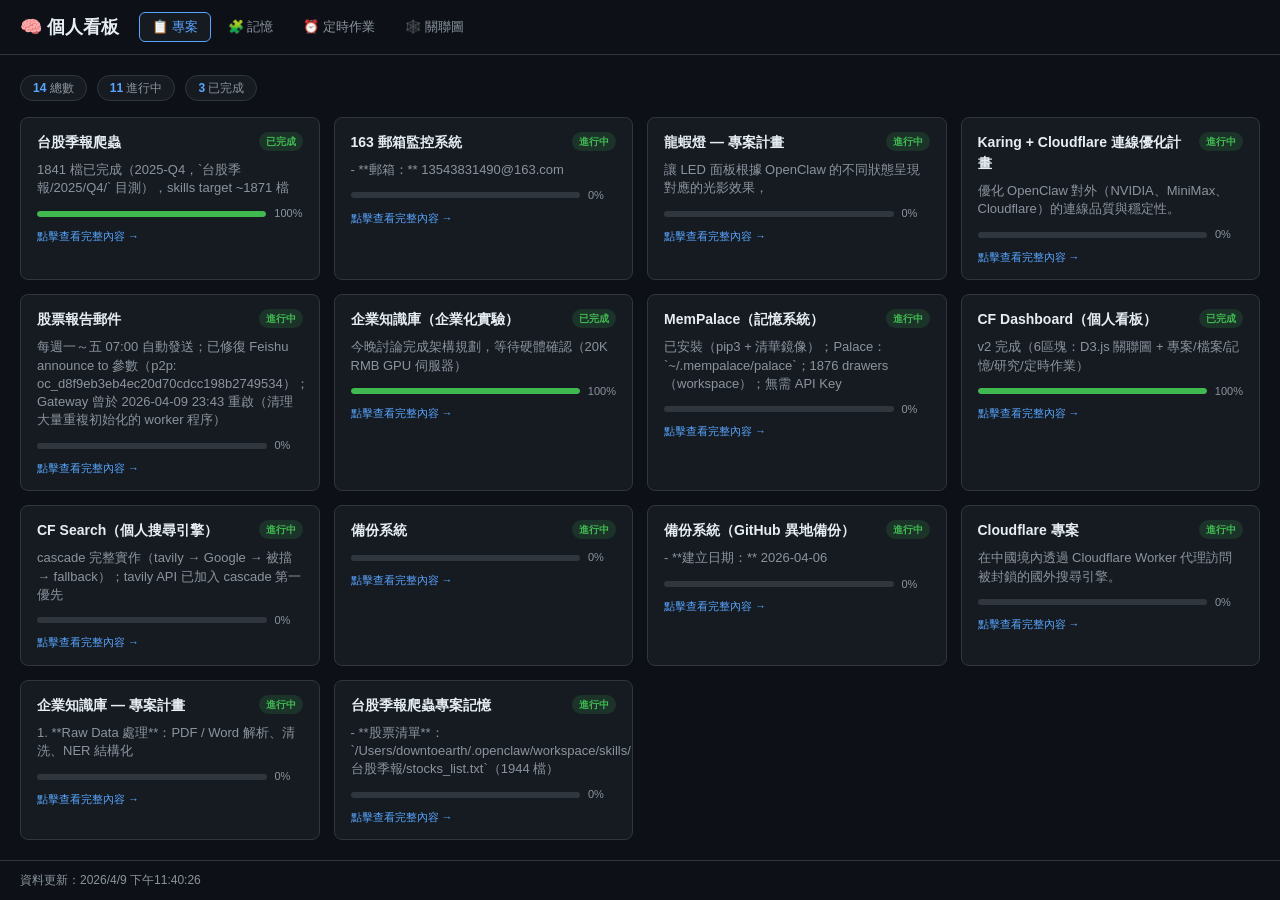
<file: public/index.html>
<!DOCTYPE html>
<html lang="zh-TW">
<head>
  <meta charset="UTF-8">
  <meta name="viewport" content="width=device-width, initial-scale=1.0">
  <title>個人看板 — OpenClaw</title>
  <style>
    :root {
      --bg: #0d1117;
      --card: #161b22;
      --border: #30363d;
      --text: #e6edf3;
      --muted: #8b949e;
      --accent: #58a6ff;
      --green: #3fb950;
      --yellow: #d29922;
      --red: #f85149;
      --purple: #bc8cff;
      --radius: 8px;
    }
    * { box-sizing: border-box; margin: 0; padding: 0; }
    body { background: var(--bg); color: var(--text); font-family: -apple-system, BlinkMacSystemFont, 'Segoe UI', sans-serif; font-size: 14px; line-height: 1.5; }
    a { color: var(--accent); text-decoration: none; }
    a:hover { text-decoration: underline; }

    header { border-bottom: 1px solid var(--border); padding: 12px 20px; display: flex; align-items: center; gap: 20px; flex-wrap: wrap; }
    header h1 { font-size: 18px; font-weight: 600; color: var(--text); }
    nav { display: flex; gap: 4px; flex-wrap: wrap; }
    .tab {
      background: none; border: 1px solid transparent; color: var(--muted);
      padding: 5px 12px; border-radius: 6px; cursor: pointer; font-size: 13px;
      transition: all 0.15s;
    }
    .tab:hover { color: var(--text); border-color: var(--border); }
    .tab.active { background: var(--card); border-color: var(--accent); color: var(--accent); }

    main { max-width: 1400px; margin: 0 auto; padding: 20px; }

    .tab-content { display: none; }
    .tab-content.active { display: block; }

    .section-stats { display: flex; gap: 10px; flex-wrap: wrap; margin-bottom: 16px; }
    .stat-chip {
      background: var(--card); border: 1px solid var(--border);
      border-radius: 20px; padding: 3px 12px; font-size: 12px; color: var(--muted);
    }
    .stat-chip span { color: var(--accent); font-weight: 600; }

    .grid { display: grid; grid-template-columns: repeat(auto-fill, minmax(280px, 1fr)); gap: 14px; }

    .card {
      background: var(--card); border: 1px solid var(--border);
      border-radius: var(--radius); padding: 14px 16px;
    }
    .card-header { display: flex; align-items: flex-start; justify-content: space-between; gap: 8px; margin-bottom: 8px; flex-wrap: wrap; }
    .card-title { font-size: 14px; font-weight: 600; color: var(--text); flex: 1; }
    .card-meta { font-size: 11px; color: var(--muted); margin-top: 6px; }
    .desc { font-size: 13px; color: var(--muted); margin-bottom: 8px; line-height: 1.4; }

    .tags { display: flex; flex-wrap: wrap; gap: 4px; margin: 6px 0; }
    .tag { background: rgba(88,166,255,0.1); color: var(--accent); font-size: 11px; padding: 1px 7px; border-radius: 10px; }
    .tag.twse    { background: rgba(210,153,34,0.15); color: var(--yellow); }
    .tag.memory  { background: rgba(63,185,80,0.15);  color: var(--green); }
    .tag.obsidian { background: rgba(188,140,255,0.15); color: var(--purple); }

    .status {
      font-size: 10px; padding: 2px 7px; border-radius: 10px;
      font-weight: 600; white-space: nowrap;
    }
    .status.active     { background: rgba(63,185,80,0.15);  color: var(--green); }
    .status.completed  { background: rgba(63,185,80,0.15);  color: var(--green); }
    .status.onhold     { background: rgba(210,153,34,0.15); color: var(--yellow); }
    .status.planning   { background: rgba(88,166,255,0.15); color: var(--accent); }

    .source-badge {
      font-size: 10px; padding: 1px 6px; border-radius: 6px;
      font-weight: 600; text-transform: uppercase; letter-spacing: 0.3px;
    }
    .source-badge.twse      { background: rgba(210,153,34,0.15); color: var(--yellow); }
    .source-badge.notes     { background: rgba(88,166,255,0.15); color: var(--accent); }
    .source-badge.memory    { background: rgba(63,185,80,0.15);  color: var(--green); }
    .source-badge.obsidian { background: rgba(188,140,255,0.15); color: var(--purple); }

    .progress-wrap { display: flex; align-items: center; gap: 8px; margin: 6px 0; }
    .progress-bar { flex: 1; height: 6px; background: #30363d; border-radius: 3px; overflow: hidden; }
    .progress-fill { height: 100%; border-radius: 3px; transition: width 0.3s; }
    .progress-fill.green  { background: var(--green); }
    .progress-fill.yellow { background: var(--yellow); }
    .progress-fill.red   { background: var(--red); }
    .progress-pct { font-size: 11px; color: var(--muted); min-width: 28px; }

    .list-label { font-size: 11px; color: var(--muted); margin-top: 6px; margin-bottom: 2px; text-transform: uppercase; letter-spacing: 0.5px; }
    .list-item { font-size: 12px; color: var(--text); padding: 2px 0; border-bottom: 1px solid rgba(48,54,61,0.3); }
    .list-item:last-child { border-bottom: none; }

    /* ── Jobs ── */
    .job-timeline { display: flex; flex-direction: column; gap: 12px; }
    .job-item { background: var(--card); border: 1px solid var(--border); border-radius: var(--radius); padding: 14px 16px; }
    .job-item-header { display: flex; align-items: center; gap: 10px; flex-wrap: wrap; }
    .job-type-badge { font-size: 10px; padding: 2px 7px; border-radius: 10px; font-weight: 600; text-transform: uppercase; letter-spacing: 0.5px; }
    .job-type-badge.heartbeat { background: rgba(63,185,80,0.15); color: var(--green); }
    .job-type-badge.cron { background: rgba(88,166,255,0.15); color: var(--accent); }
    .job-type-badge.launchctl { background: rgba(210,153,34,0.15); color: var(--yellow); }
    .job-label { font-size: 13px; font-weight: 600; color: var(--text); }
    .job-schedule { font-size: 12px; color: var(--muted); margin-left: auto; }
    .job-next { font-size: 12px; color: var(--yellow); margin-top: 4px; }
    .job-last { font-size: 11px; color: var(--muted); }
    .job-history { margin-top: 8px; }
    .job-history-item { display: flex; gap: 8px; align-items: center; font-size: 12px; color: var(--muted); padding: 3px 0; border-bottom: 1px solid rgba(48,54,61,0.4); }
    .job-history-item:last-child { border-bottom: none; }
    .jh-dot { width: 6px; height: 6px; border-radius: 50%; flex-shrink: 0; }
    .jh-ok { background: var(--green); }
    .jh-fail { background: var(--red); }
    .jh-unknown { background: var(--muted); }

    /* ── Graph ── */
    #graph-section { display: none; }
    #graph-section.active { display: flex; flex-direction: column; gap: 16px; }
    #graph-wrap { background: var(--card); border: 1px solid var(--border); border-radius: var(--radius); height: 560px; position: relative; }
    #graph-canvas { width: 100%; height: 100%; }
    #graph-legend { position: absolute; top: 12px; right: 12px; background: rgba(13,17,23,0.88); border: 1px solid var(--border); border-radius: 6px; padding: 10px 14px; font-size: 12px; color: var(--muted); pointer-events: none; }
    .leg-item { display: flex; align-items: center; gap: 6px; margin: 3px 0; }
    .leg-dot { width: 10px; height: 10px; border-radius: 50%; flex-shrink: 0; }
    .leg-line { width: 20px; border-top: 1px solid; opacity: 0.7; }
    #graph-info { position: absolute; bottom: 12px; left: 12px; background: rgba(13,17,23,0.88); border: 1px solid var(--border); border-radius: 6px; padding: 8px 12px; font-size: 12px; color: var(--accent); min-width: 200px; transition: opacity 0.2s; max-width: 280px; }
    #graph-info.hidden { opacity: 0; pointer-events: none; }
    #gi-title { font-weight: 600; color: var(--text); margin-bottom: 4px; font-size: 13px; }
    #gi-type { font-size: 11px; color: var(--muted); margin-bottom: 4px; }
    #gi-tags { display: flex; flex-wrap: wrap; gap: 4px; }
    #gi-desc { font-size: 12px; color: #8b949e; margin-top: 4px; }

    .graph-controls { display: flex; gap: 8px; align-items: center; flex-wrap: wrap; }
    .graph-controls select { background: var(--card); border: 1px solid var(--border); color: var(--text); padding: 5px 10px; border-radius: 6px; font-size: 13px; font-family: inherit; cursor: pointer; }
    .graph-controls select:focus { outline: none; border-color: var(--accent); }
    .graph-controls label { font-size: 13px; color: var(--muted); }

    /* D3 */
    .node { cursor: pointer; }
    .node circle { stroke: #161b22; stroke-width: 1.5px; }
    .node text { fill: #e6edf3; font-size: 10px; pointer-events: none; dominant-baseline: middle; text-anchor: middle; }
    .link { stroke: #30363d; stroke-opacity: 0.6; }
    .link.tag { stroke: #58a6ff; stroke-opacity: 0.35; }
    .link.project-note { stroke: #d29922; stroke-opacity: 0.5; stroke-dasharray: 3,3; }

    .d3-tooltip { position: fixed; background: rgba(22,27,34,0.96); border: 1px solid var(--border); border-radius: 6px; padding: 8px 12px; font-size: 12px; color: var(--text); pointer-events: none; z-index: 9999; max-width: 220px; display: none; line-height: 1.5; }

    footer { border-top: 1px solid var(--border); padding: 10px 20px; font-size: 12px; color: var(--muted); }

    .empty { color: var(--muted); font-size: 13px; padding: 20px; text-align: center; }

    .stock-id { font-size: 11px; color: var(--yellow); font-weight: 600; margin-bottom: 2px; }

    /* Memory filter bar */
    .filter-bar { display: flex; gap: 6px; flex-wrap: wrap; margin-bottom: 14px; }
    .filter-btn { background: none; border: 1px solid var(--border); color: var(--muted); padding: 4px 10px; border-radius: 6px; font-size: 12px; cursor: pointer; transition: all 0.15s; }
    .filter-btn:hover { color: var(--text); border-color: var(--muted); }
    .filter-btn.active { background: var(--accent); border-color: var(--accent); color: #fff; }

    /* Job Cards */
    .job-card {
      background: var(--card); border: 1px solid var(--border);
      border-radius: var(--radius); padding: 14px 16px;
      cursor: pointer; transition: border-color 0.15s;
    }
    .job-card:hover { border-color: var(--accent); }
    .job-card-header { display: flex; align-items: center; gap: 12px; margin-bottom: 10px; }
    .job-card-icon { font-size: 24px; flex-shrink: 0; }
    .job-card-info { flex: 1; }
    .job-card-name { font-size: 14px; font-weight: 600; color: var(--text); }
    .job-card-trigger { font-size: 12px; color: var(--muted); margin-top: 2px; }
    .job-card-next { text-align: right; flex-shrink: 0; }
    .job-card-next-label { font-size: 10px; color: var(--muted); text-transform: uppercase; letter-spacing: 0.5px; }
    .job-card-next-time { font-size: 12px; color: var(--accent); font-weight: 600; margin-top: 2px; }
    .job-card-footer { display: flex; align-items: center; justify-content: space-between; padding-top: 8px; border-top: 1px solid var(--border); }
    .job-card-badge { font-size: 10px; padding: 2px 8px; border-radius: 10px; font-weight: 600; }
    .badge-running { background: rgba(63,185,80,0.15); color: var(--green); }
    .badge-active  { background: rgba(88,166,255,0.15); color: var(--accent); }
    .badge-stopped { background: rgba(248,81,73,0.15); color: var(--red); }
    .job-card-history-hint { font-size: 11px; color: var(--muted); }

    /* Modal */
    .modal { position: fixed; inset: 0; z-index: 1000; display: flex; align-items: center; justify-content: center; }
    .modal-backdrop { position: fixed; inset: 0; background: rgba(0,0,0,0.75); z-index: 1; }
    .modal-card { position: relative; z-index: 2; background: var(--card); border: 1px solid var(--border); border-radius: 12px; max-width: 720px; max-height: 85vh; overflow-y: auto; padding: 20px 24px; box-shadow: 0 20px 60px rgba(0,0,0,0.5); min-width: 0; box-sizing: border-box; margin: 0 16px; max-width: 100%; }
    @media (max-width: 600px) {
      .modal { align-items: flex-start !important; padding-top: 8px; }
      .modal-card { max-width: none !important; max-height: calc(100vh - 16px); border-radius: 8px; padding: 14px 16px !important; margin: 0 !important; }
      .modal-header { flex-direction: column; gap: 8px; }
      #mem-body, .proj-body { font-size: 13px; max-height: none !important; white-space: pre-wrap !important; word-break: break-word !important; overflow-x: auto; }
    }
    @media (max-width: 400px) {
      .modal-card { padding: 10px 12px !important; }
    }
    .modal-header { display: flex; align-items: flex-start; justify-content: space-between; margin-bottom: 16px; }
    .modal-job-name { font-size: 18px; font-weight: 700; color: var(--text); }
    .modal-job-trigger { font-size: 12px; color: var(--muted); margin-top: 4px; }
    .modal-close { background: none; border: 1px solid var(--border); color: var(--muted); width: 28px; height: 28px; border-radius: 6px; cursor: pointer; font-size: 14px; }
    .modal-close:hover { background: var(--border); color: var(--text); }
    .modal-meta { display: grid; grid-template-columns: 1fr 1fr; gap: 12px; margin-bottom: 20px; }
    .modal-meta-item { background: var(--bg); border: 1px solid var(--border); border-radius: 8px; padding: 10px 14px; }
    .modal-meta-label { font-size: 11px; color: var(--muted); text-transform: uppercase; letter-spacing: 0.5px; display: block; margin-bottom: 4px; }
    .modal-meta-item span:last-child { font-size: 14px; font-weight: 600; color: var(--text); }
    .modal-history-label { font-size: 11px; color: var(--muted); text-transform: uppercase; letter-spacing: 0.5px; margin-bottom: 10px; }
    .modal-history { display: flex; flex-direction: column; gap: 6px; }
    .modal-hist-item { display: flex; align-items: center; gap: 10px; padding: 8px 12px; background: var(--bg); border: 1px solid var(--border); border-radius: 8px; font-size: 12px; }
    .modal-hist-dot { width: 8px; height: 8px; border-radius: 50%; flex-shrink: 0; }
    .modal-hist-ok { background: var(--green); }
    .modal-hist-fail { background: var(--red); }
    .modal-hist-time { color: var(--muted); min-width: 140px; }
    .modal-hist-msg { color: var(--text); flex: 1; word-break: break-all; }
    .proj-body { font-size: 13px; color: var(--text) !important; line-height: 1.7; white-space: pre-wrap; max-height: 400px; overflow-y: auto; padding: 12px; border-radius: 8px; margin-top: 12px; }
  </style>
</head>
<body>
  <header>
    <h1>🧠 個人看板</h1>
    <nav>
      <button class="tab active" data-tab="projects">📋 專案</button>

      <button class="tab" data-tab="memory">🧩 記憶</button>
      <button class="tab" data-tab="jobs">⏰ 定時作業</button>
      <button class="tab" data-tab="graph-section">🕸️ 關聯圖</button>
    </nav>
  </header>

  <main>
    <!-- PROJECTS -->
    <section id="projects" class="tab-content active">
      <div class="section-stats" id="projects-stats"></div>
      <div class="grid" id="projects-grid"></div>
    </section>

    <!-- FILES -->

    <!-- MEMORY -->
    <section id="memory" class="tab-content">
      <div class="section-stats" id="memory-stats"></div>
      <div class="filter-bar" id="memory-filters">
        <button class="filter-btn active" data-filter="all">全部</button>
        <button class="filter-btn" data-filter="notes">📄 notes</button>
        <button class="filter-btn" data-filter="twse">📊 台股季報</button>
        <button class="filter-btn" data-filter="memory">💾 session</button>
        <button class="filter-btn" data-filter="obsidian">💎 Obsidian</button>
      </div>
      <div class="grid" id="memory-grid"></div>
    </section>

    <!-- JOBS -->
    <section id="jobs" class="tab-content">
      <div class="job-timeline" id="jobs-list"></div>
    </section>

    <!-- GRAPH -->
    <section id="graph-section" class="tab-content">
      <div class="graph-controls">
        <label>節點：</label>
        <select id="graph-node-filter">
          <option value="all">全部</option>
          <option value="notes">notes</option>
          <option value="memory">session</option>
          <option value="obsidian">Obsidian</option>
        </select>
        <span class="stat-chip" id="graph-node-count"></span>
      </div>
      <div id="graph-wrap">
        <svg id="graph-canvas"></svg>
        <div id="graph-legend">
          <div class="leg-item"><div class="leg-dot" style="background:#58a6ff"></div> 專案</div>
          <div class="leg-item"><div class="leg-dot" style="background:#3fb950"></div> session</div>
          <div class="leg-item"><div class="leg-dot" style="background:#d29922"></div> notes</div>
          <div class="leg-item"><div class="leg-dot" style="background:#bc8cff"></div> Obsidian</div>
          <div style="margin-top:8px;border-top:1px solid #30363d;padding-top:8px">
          <div class="leg-item"><div class="leg-line" style="border-color:#58a6ff;opacity:0.5"></div> 標籤連線</div>
          <div class="leg-item"><div class="leg-line" style="border-color:#d29922;opacity:0.5;border-top-style:dashed"></div> 含筆記連線</div>
          </div>
        </div>
        <div id="graph-info" class="hidden">
          <div id="gi-title"></div>
          <div id="gi-type"></div>
          <div id="gi-tags"></div>
          <div id="gi-desc"></div>
        </div>
      </div>
    </section>
  </main>

  <footer>
    資料更新：<span id="last-updated"></span>
  </footer>

  <!-- Job Detail Modal -->
  <div id="job-modal" class="modal" style="display:none">
    <div class="modal-backdrop"></div>
    <div class="modal-card">
      <div class="modal-header">
        <div>
          <div class="modal-job-name" id="jm-name"></div>
          <div class="modal-job-trigger" id="jm-trigger"></div>
        </div>
        <button class="modal-close" id="jm-close">✕</button>
      </div>
      <div class="modal-meta">
        <div class="modal-meta-item"><span class="modal-meta-label">下次觸發</span><span id="jm-next"></span></div>
        <div class="modal-meta-item"><span class="modal-meta-label">上次執行</span><span id="jm-last"></span></div>
      </div>
      <div class="modal-history-label">執行歷史</div>
      <div class="modal-history" id="jm-history"></div>
    </div>
  </div>

  <!-- Project Detail Modal -->
  <div id="proj-modal" class="modal" style="display:none">
    <div class="modal-backdrop" id="proj-modal-backdrop"></div>
    <div class="modal-card">
      <div class="modal-header">
        <div>
          <div class="modal-job-name" id="pm-name"></div>
          <div class="modal-job-trigger" id="pm-status"></div>
        </div>
        <button class="modal-close" id="pm-close">✕</button>
      </div>
      <div id="pm-progress"></div>
      <div id="pm-tags"></div>
      <div id="pm-body" class="proj-body"></div>
      <div id="pm-files"></div>
      <div class="modal-meta" style="margin-top:16px">
        <div class="modal-meta-item"><span class="modal-meta-label">路徑</span><span id="pm-path" style="font-size:12px;word-break:break-all"></span></div>
        <div class="modal-meta-item"><span class="modal-meta-label">更新時間</span><span id="pm-updated"></span></div>
      </div>
    </div>
  </div>

  <!-- Memory Detail Modal -->
  <div id="mem-modal" class="modal" style="display:none">
    <div class="modal-backdrop" id="mem-modal-backdrop"></div>
    <div class="modal-card">
      <div class="modal-header">
        <div>
          <div class="modal-job-name" id="mem-name"></div>
          <div class="modal-job-trigger"><span class="source-badge" id="mem-source"></span></div>
        </div>
        <button class="modal-close" id="mem-close">✕</button>
      </div>
      <div id="mem-tags"></div>
      <div id="mem-body" class="proj-body"></div>
      <div class="modal-meta" style="margin-top:16px">
        <div class="modal-meta-item"><span class="modal-meta-label">路徑</span><span id="mem-path" style="font-size:12px;word-break:break-all"></span></div>
        <div class="modal-meta-item"><span class="modal-meta-label">日期</span><span id="mem-date"></span></div>
        <div class="modal-meta-item" id="mem-stock-row" style="display:none"><span class="modal-meta-label">股票</span><span id="mem-stock"></span></div>
      </div>
    </div>
  </div>

  <div class="d3-tooltip" id="d3-tooltip"></div>
  <script src="https://d3js.org/d3.v7.min.js"></script>
  <script src="js/app.js"></script>
</body>
</html>
</file>
